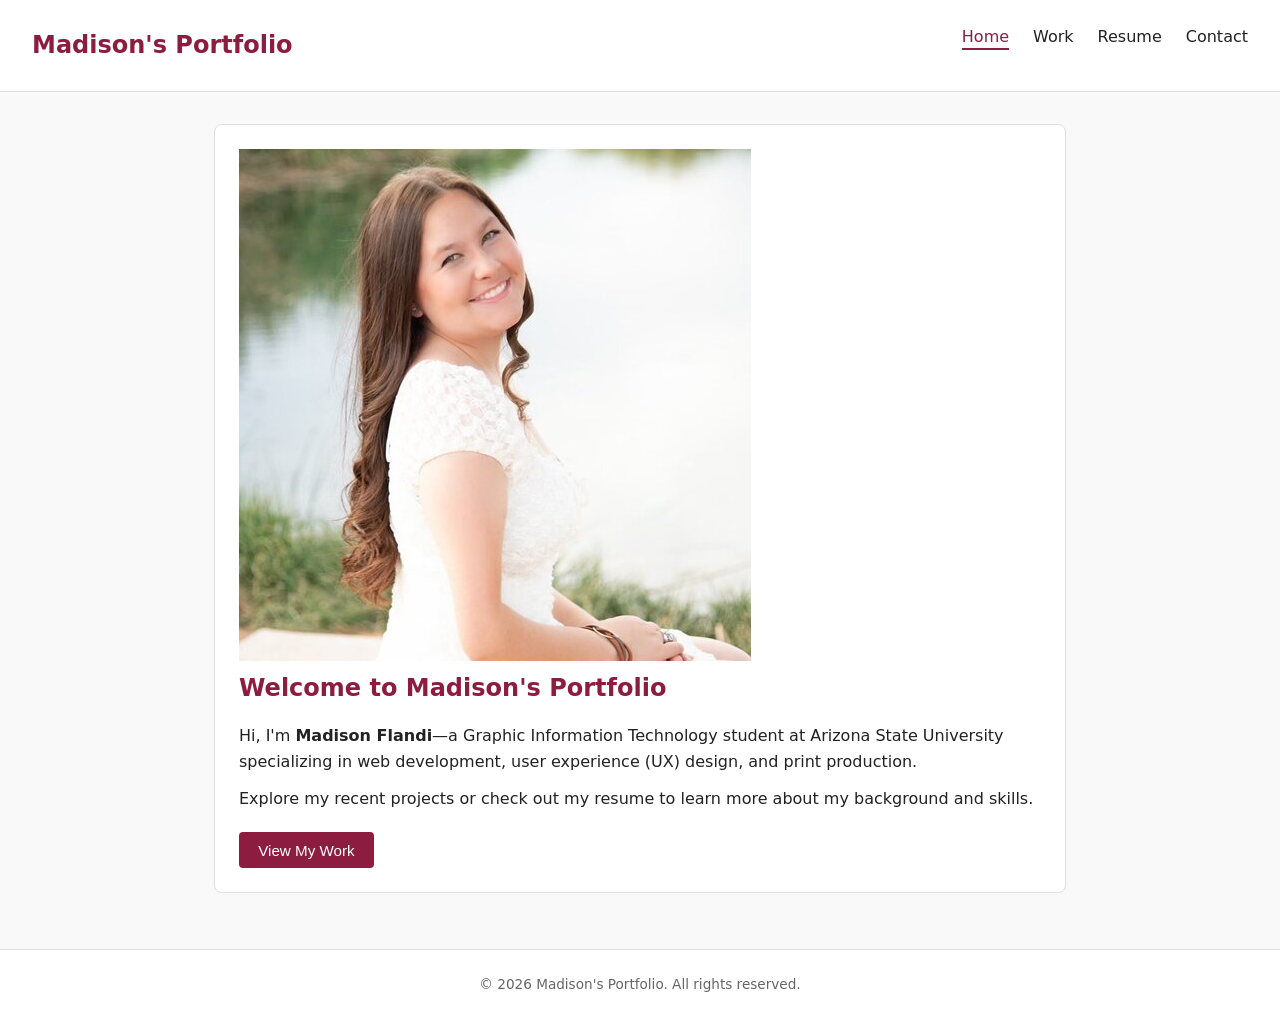
<file: index.html>
<!DOCTYPE html>
<html lang="en">
<head>
    <meta charset="utf-8">
    <meta name="viewport" content="width=device-width, initial-scale=1.0">
    <link rel="stylesheet" href="styles.css">
    <title>Home | Madison's Portfolio</title>
</head>
<body>
    <header>
        <h1>Madison's Portfolio</h1>
        <nav>
            <ul>
                <li><a href="index.html" aria-current="page">Home</a></li>
                <li><a href="work.html">Work</a></li>   
                <li><a href="resume.html">Resume</a></li> 
                <li><a href="contact.html">Contact</a></li>
            </ul>
        </nav>
    </header>

    <main>
        <section class="profile-card">
<img src="photos/Profile.jpg" alt="Portrait of Madison Flandi" class="profile-pic">            <div class="profile-bio">
                <h2>Welcome to Madison's Portfolio</h2>
                <p>Hi, I'm <strong>Madison Flandi</strong>—a Graphic Information Technology student at Arizona State University specializing in web development, user experience (UX) design, and print production.</p>
                <p>Explore my recent projects or check out my resume to learn more about my background and skills.</p>
                <a href="work.html"><button type="button">View My Work</button></a>
            </div>
        </section>
    </main>

    <footer>
        <p>&copy; 2026 Madison's Portfolio. All rights reserved.</p>
    </footer>
</body>
</html>
</file>
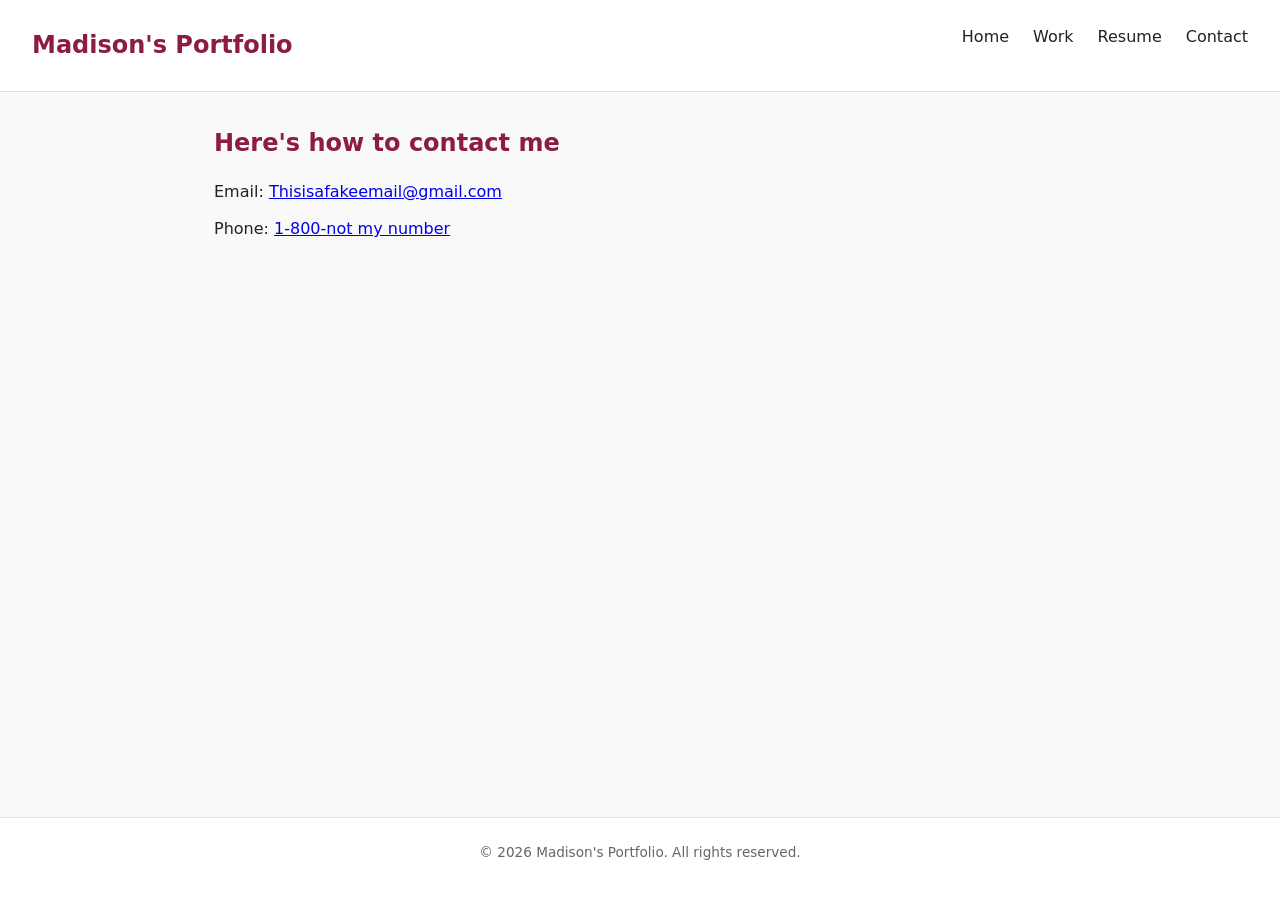
<file: contact.html>
<!DOCTYPE html>
<html lang="en">
<head>
    <meta charset="utf-8">
    <meta name="viewport" content="width=device-width, initial-scale=1.0">
    <title>Contact | Madison's Portfolio</title>
    <link rel="stylesheet" href="styles.css">
</head>
<body>
    <header>
        <h1>Madison's Portfolio</h1>
        <nav aria-label="Main Navigation">
            <ul>
                <li><a href="index.html">Home</a></li>
                <li><a href="work.html">Work</a></li>   
                <li><a href="resume.html">Resume</a></li> 
                <li><a href="contact.html">Contact</a></li>
            </ul>
        </nav>
    </header>

    <main>
        <h2>Here's how to contact me</h2>
        <p>Email: <a href="mailto:Thisisafakeemail@gmail.com">Thisisafakeemail@gmail.com</a></p>
        <p>Phone: <a href="tel:18005550199">1-800-not my number</a></p>
    </main>

    <footer>
        <p>&copy; 2026 Madison's Portfolio. All rights reserved.</p>
    </footer>
</body>
</html>
</file>
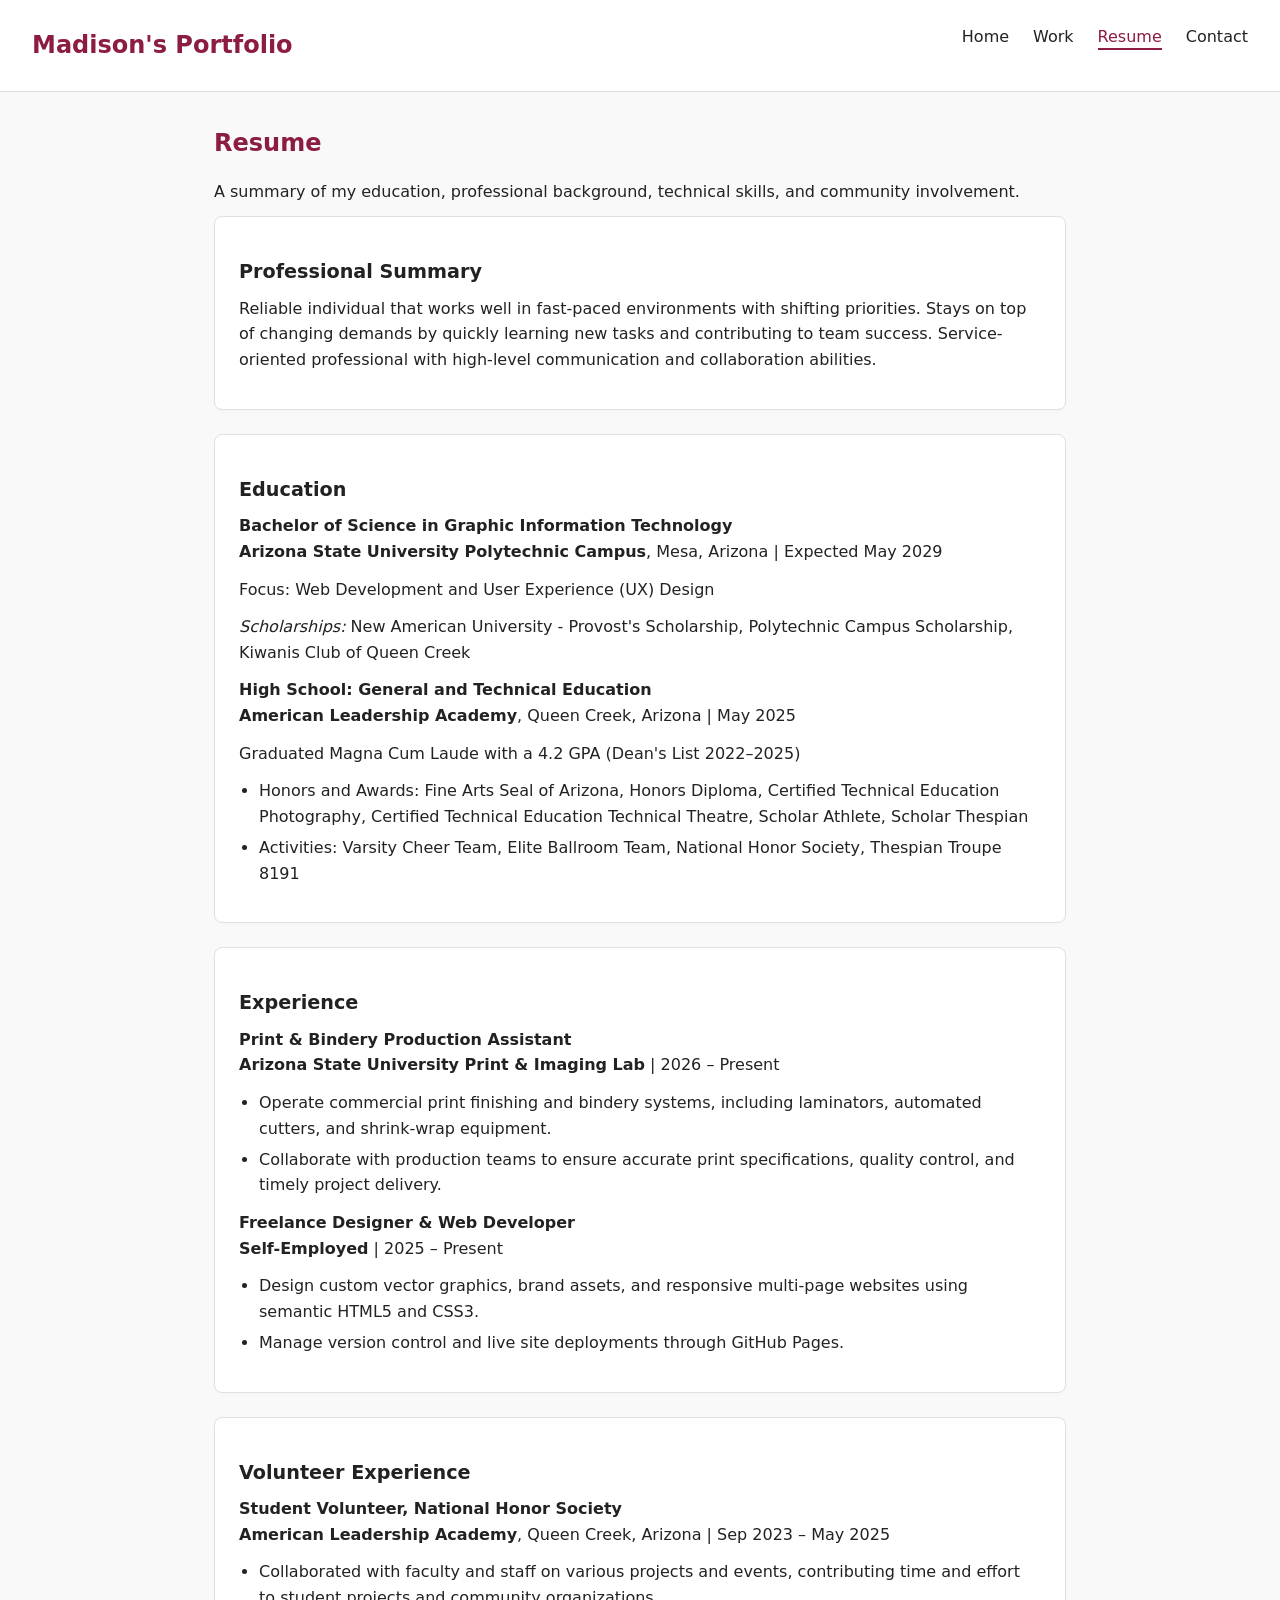
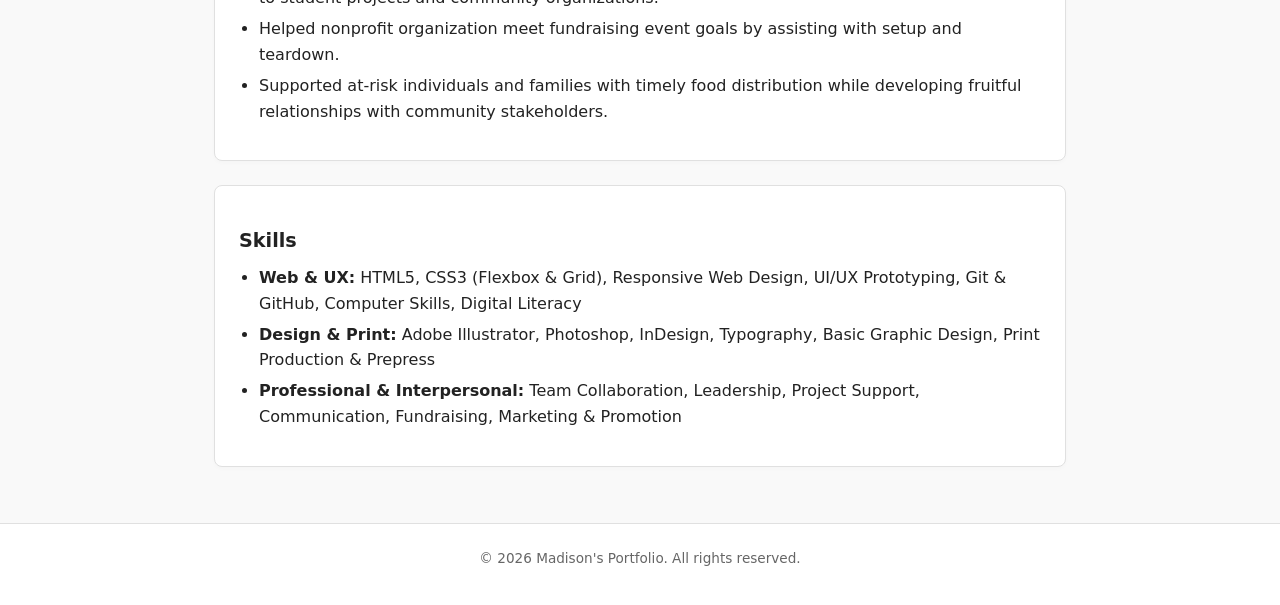
<file: resume.html>
<!DOCTYPE html>
<html lang="en">
<head>
    <meta charset="utf-8">
    <meta name="viewport" content="width=device-width, initial-scale=1.0">
    <link rel="stylesheet" href="styles.css">
    <title>Resume | Madison's Portfolio</title>
</head>
<body>
    <header>
        <h1>Madison's Portfolio</h1>
        <nav>
            <ul>
                <li><a href="index.html">Home</a></li>
                <li><a href="work.html">Work</a></li>   
                <li><a href="resume.html" aria-current="page">Resume</a></li> 
                <li><a href="contact.html">Contact</a></li>
            </ul>
        </nav>
    </header>

    <main>
        <h2>Resume</h2>
        <p>A summary of my education, professional background, technical skills, and community involvement.</p>

        <section>
            <h3>Professional Summary</h3>
            <p>Reliable individual that works well in fast-paced environments with shifting priorities. Stays on top of changing demands by quickly learning new tasks and contributing to team success. Service-oriented professional with high-level communication and collaboration abilities.</p>
        </section>

        <section>
            <h3>Education</h3>
            <article>
                <h4>Bachelor of Science in Graphic Information Technology</h4>
                <p><strong>Arizona State University Polytechnic Campus</strong>, Mesa, Arizona | Expected May 2029</p>
                <p>Focus: Web Development and User Experience (UX) Design</p>
                <p><em>Scholarships:</em> New American University - Provost's Scholarship, Polytechnic Campus Scholarship, Kiwanis Club of Queen Creek</p>
            </article>
            <article>
                <h4>High School: General and Technical Education</h4>
                <p><strong>American Leadership Academy</strong>, Queen Creek, Arizona | May 2025</p>
                <p>Graduated Magna Cum Laude with a 4.2 GPA (Dean's List 2022–2025)</p>
                <ul>
                    <li>Honors and Awards: Fine Arts Seal of Arizona, Honors Diploma, Certified Technical Education Photography, Certified Technical Education Technical Theatre, Scholar Athlete, Scholar Thespian</li>
                    <li>Activities: Varsity Cheer Team, Elite Ballroom Team, National Honor Society, Thespian Troupe 8191</li>
                </ul>
            </article>
        </section>

        <section>
            <h3>Experience</h3>
            <article>
                <h4>Print &amp; Bindery Production Assistant</h4>
                <p><strong>Arizona State University Print &amp; Imaging Lab</strong> | 2026 – Present</p>
                <ul>
                    <li>Operate commercial print finishing and bindery systems, including laminators, automated cutters, and shrink-wrap equipment.</li>
                    <li>Collaborate with production teams to ensure accurate print specifications, quality control, and timely project delivery.</li>
                </ul>
            </article>

            <article>
                <h4>Freelance Designer &amp; Web Developer</h4>
                <p><strong>Self-Employed</strong> | 2025 – Present</p>
                <ul>
                    <li>Design custom vector graphics, brand assets, and responsive multi-page websites using semantic HTML5 and CSS3.</li>
                    <li>Manage version control and live site deployments through GitHub Pages.</li>
                </ul>
            </article>
        </section>

        <section>
            <h3>Volunteer Experience</h3>
            <article>
                <h4>Student Volunteer, National Honor Society</h4>
                <p><strong>American Leadership Academy</strong>, Queen Creek, Arizona | Sep 2023 – May 2025</p>
                <ul>
                    <li>Collaborated with faculty and staff on various projects and events, contributing time and effort to student projects and community organizations.</li>
                    <li>Helped nonprofit organization meet fundraising event goals by assisting with setup and teardown.</li>
                    <li>Supported at-risk individuals and families with timely food distribution while developing fruitful relationships with community stakeholders.</li>
                </ul>
            </article>
        </section>

        <section>
            <h3>Skills</h3>
            <ul>
                <li><strong>Web &amp; UX:</strong> HTML5, CSS3 (Flexbox &amp; Grid), Responsive Web Design, UI/UX Prototyping, Git &amp; GitHub, Computer Skills, Digital Literacy</li>
                <li><strong>Design &amp; Print:</strong> Adobe Illustrator, Photoshop, InDesign, Typography, Basic Graphic Design, Print Production &amp; Prepress</li>
                <li><strong>Professional &amp; Interpersonal:</strong> Team Collaboration, Leadership, Project Support, Communication, Fundraising, Marketing &amp; Promotion</li>
            </ul>
        </section>
    </main>

    <footer>
        <p>&copy; 2026 Madison's Portfolio. All rights reserved.</p>
    </footer>
</body>
</html>
</file>
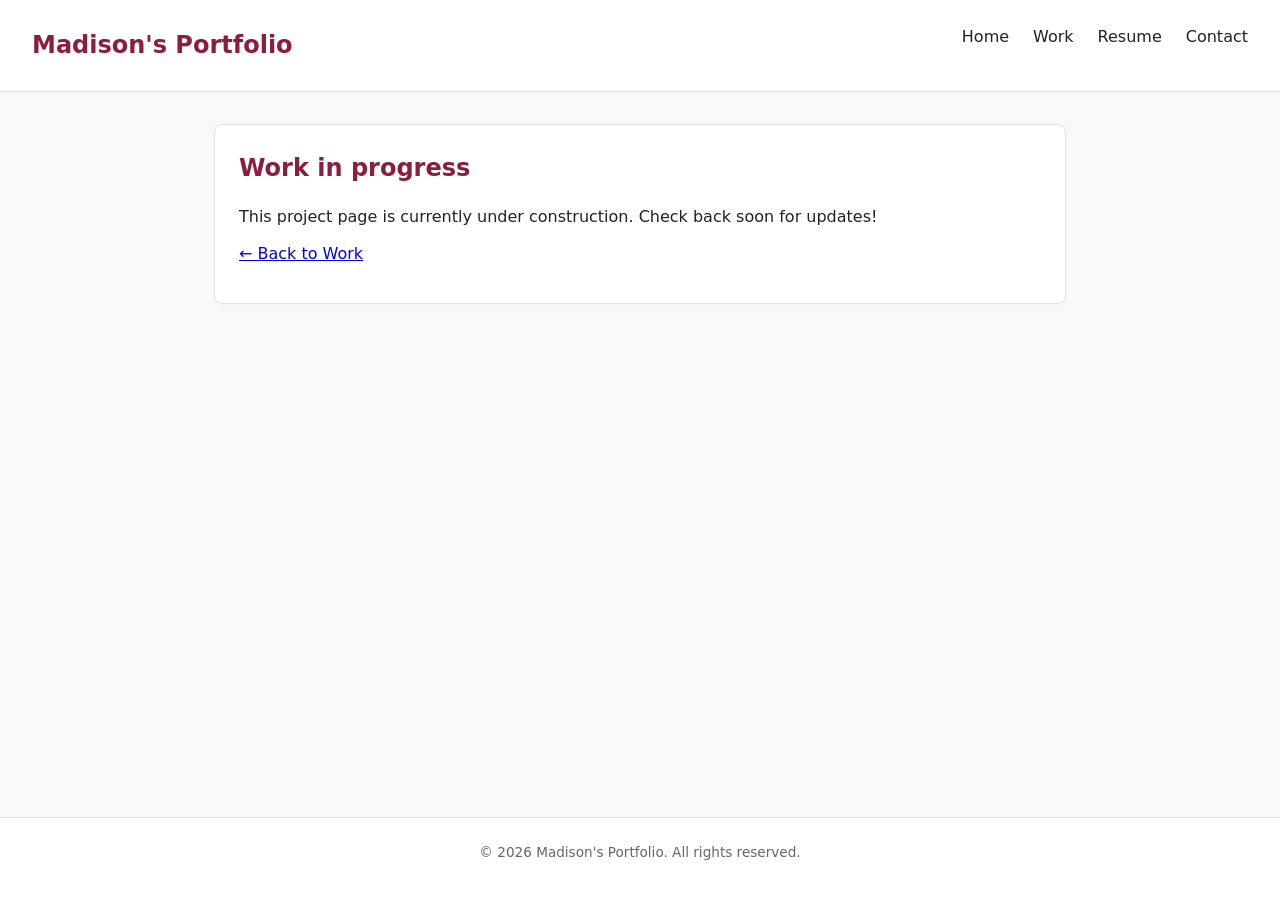
<file: work-in-progress.html>
<!DOCTYPE html>
<html lang="en">
<head>
    <meta charset="utf-8">
    <meta name="viewport" content="width=device-width, initial-scale=1.0">
    <link rel="stylesheet" href="styles.css">
    <title>Work in Progress | Madison's Portfolio</title>
</head>
<body>
    <header>
        <h1>Madison's Portfolio</h1>
        <nav>
            <ul>
                <li><a href="index.html">Home</a></li>
                <li><a href="work.html">Work</a></li>   
                <li><a href="resume.html">Resume</a></li> 
                <li><a href="contact.html">Contact</a></li>
            </ul>
        </nav>
    </header>
    <main>
        <section>
            <h2>Work in progress</h2>
            <p>This project page is currently under construction. Check back soon for updates!</p>
            <p><a href="work.html">&larr; Back to Work</a></p>
        </section>
    </main>
    <footer>
        <p>&copy; 2026 Madison's Portfolio. All rights reserved.</p>
    </footer>
</body>
</html>
</file>
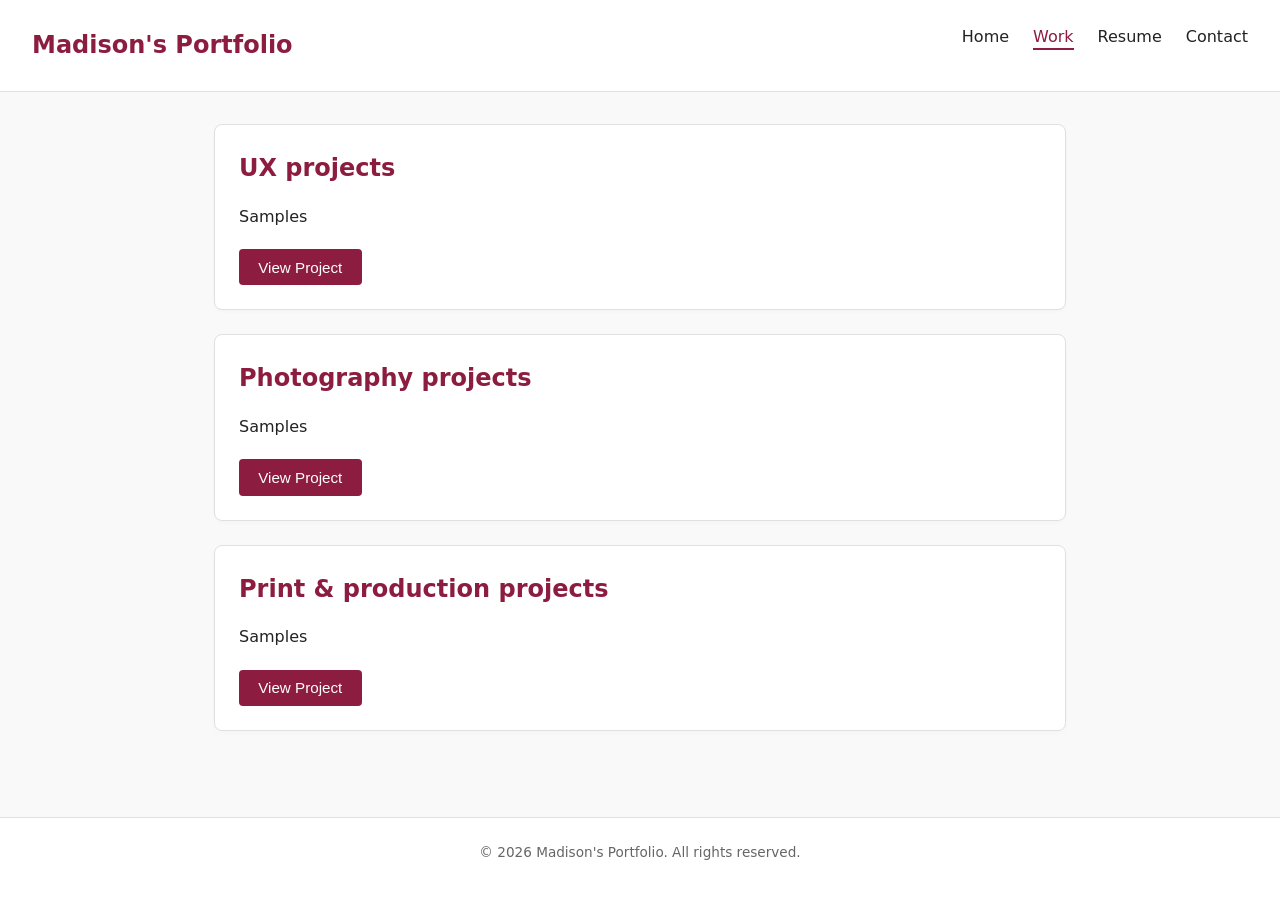
<file: work.html>
<!DOCTYPE html>
<html lang="en">
<head>
    <meta charset="utf-8">
    <meta name="viewport" content="width=device-width, initial-scale=1.0">
    <link rel="stylesheet" href="styles.css">
    <title>Work | Madison's Portfolio</title>
</head>
<body>
    <header>
        <h1>Madison's Portfolio</h1>
        <nav>
            <ul>
                <li><a href="index.html">Home</a></li>
                <li><a href="work.html" aria-current="page">Work</a></li>   
                <li><a href="resume.html">Resume</a></li> 
                <li><a href="contact.html">Contact</a></li>
            </ul>
        </nav>
    </header>
    <main>
        <section id="cards">
            <h2>UX projects</h2>
            <p>Samples</p>
            <a href="work-in-progress.html"><button type="button">View Project</button></a>
        </section>
        
        <section id="cards">
            <h2>Photography projects</h2>
            <p>Samples</p>
            <a href="work-in-progress.html"><button type="button">View Project</button></a>
        </section>
        
        <section id="cards">
            <h2>Print &amp; production projects</h2>
            <p>Samples</p>
            <a href="work-in-progress.html"><button type="button">View Project</button></a>
        </section>
    </main>
    <footer>
        <p>&copy; 2026 Madison's Portfolio. All rights reserved.</p>
    </footer>
</body>
</html>
</file>
<file: styles.css>
:root {
    --primary-color: #8c1d40; 
    --secondary-color: #ffc627; 
    --text-color: #222222;
    --bg-color: #f9f9f9;
    --card-bg: #ffffff;
    --border-color: #e0e0e0;
    --max-width: 900px;
}

* {
    box-sizing: border-box;
    margin: 0;
    padding: 0;
}

body {
    font-family: system-ui, -apple-system, BlinkMacSystemFont, "Segoe UI", Roboto, Oxygen, Ubuntu, Cantarell, sans-serif;
    line-height: 1.6;
    color: var(--text-color);
    background-color: var(--bg-color);
    display: flex;
    flex-direction: column;
    min-height: 100vh;
}


header {
    background-color: #ffffff;
    border-bottom: 1px solid var(--border-color);
    padding: 1.5rem 2rem;
    display: flex;
    flex-direction: column;
    align-items: center;
    gap: 1rem;
}

@media (min-width: 600px) {
    header {
        flex-direction: row;
        justify-content: space-between;
    }
}

header h1 {
    font-size: 1.5rem;
    color: var(--primary-color);
}

nav ul {
    list-style: none;
    display: flex;
    gap: 1.5rem;
}

nav a {
    text-decoration: none;
    color: var(--text-color);
    font-weight: 500;
    transition: color 0.2s ease;
}

nav a:hover,
nav a[aria-current="page"] {
    color: var(--primary-color);
    border-bottom: 2px solid var(--primary-color);
    padding-bottom: 2px;
}


main {
    max-width: var(--max-width);
    width: 100%;
    margin: 2rem auto;
    padding: 0 1.5rem;
    flex: 1;
}

section {
    background-color: var(--card-bg);
    border: 1px solid var(--border-color);
    border-radius: 8px;
    padding: 1.5rem;
    margin-bottom: 1.5rem;
    box-shadow: 0 2px 4px rgba(0,0,0,0.02);
}

h2 {
    font-size: 1.5rem;
    margin-bottom: 1rem;
    color: var(--primary-color);
}

h3 {
    font-size: 1.2rem;
    margin-top: 1rem;
    margin-bottom: 0.5rem;
}

p {
    margin-bottom: 0.75rem;
}

ul {
    margin-left: 1.25rem;
    margin-bottom: 0.75rem;
}

li {
    margin-bottom: 0.35rem;
}


button {
    background-color: var(--primary-color);
    color: #ffffff;
    border: none;
    border-radius: 4px;
    padding: 0.6rem 1.2rem;
    font-size: 0.95rem;
    font-weight: 500;
    cursor: pointer;
    transition: background-color 0.2s ease;
    margin-top: 0.5rem;
}

button:hover {
    background-color: #6d1531;
}


footer {
    text-align: center;
    padding: 1.5rem;
    background-color: #ffffff;
    border-top: 1px solid var(--border-color);
    font-size: 0.85rem;
    color: #666666;
}
</file>
